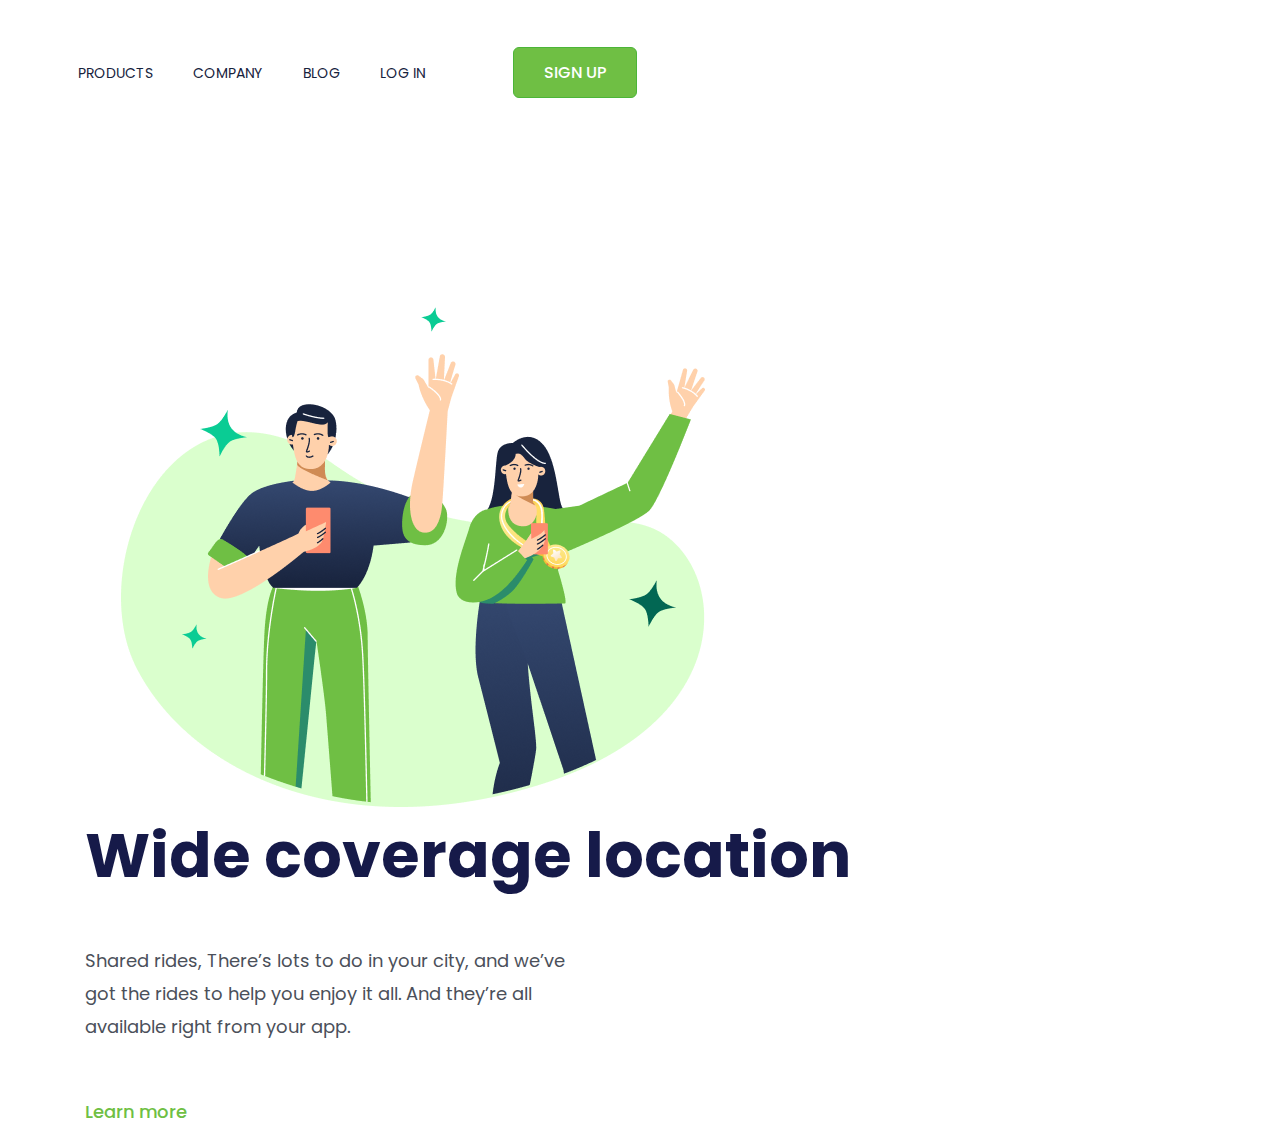
<file: index.html>
<!DOCTYPE html>
<html lang="pt-br">

<head>
    <meta charset="UTF-8">
    <meta http-equiv="X-UA-Compatible" content="IE=edge">
    <meta name="viewport" content="width=device-width, initial-scale=1.0">
    <link rel="preconnect" href="https://fonts.googleapis.com">
    <link rel="preconnect" href="https://fonts.gstatic.com" crossorigin>
    <link href="https://fonts.googleapis.com/css2?family=Poppins:wght@400;500;700&display=swap" rel="stylesheet">
    <title> WIDE COVERAGE </title>
    <link rel="stylesheet" href="./styles.css">
</head>

<body>
    <header>
        <a class="link-header"> PRODUCTS </a>
        <a class="link-header"> COMPANY </a>
        <a class="link-header"> BLOG </a>
        <a class="link-header"> LOG IN </a>
        <button class="button-link"> SIGN UP </button>

    </header>
    <main>

        <img src="./img/Wide-Coverage.png" alt=" Wide-Coverage" class=" logo-imagine">
        <div class="menu-principal">
            <h1> Wide coverage location</h1>
            <p> Shared rides, There’s lots to do in your city, and we’ve got the rides to help you enjoy it all. And
                they’re
                all
                available right from your app.</p>
            <a> Learn more </a>
        </div>

    </main>
</body>

</html>
</file>
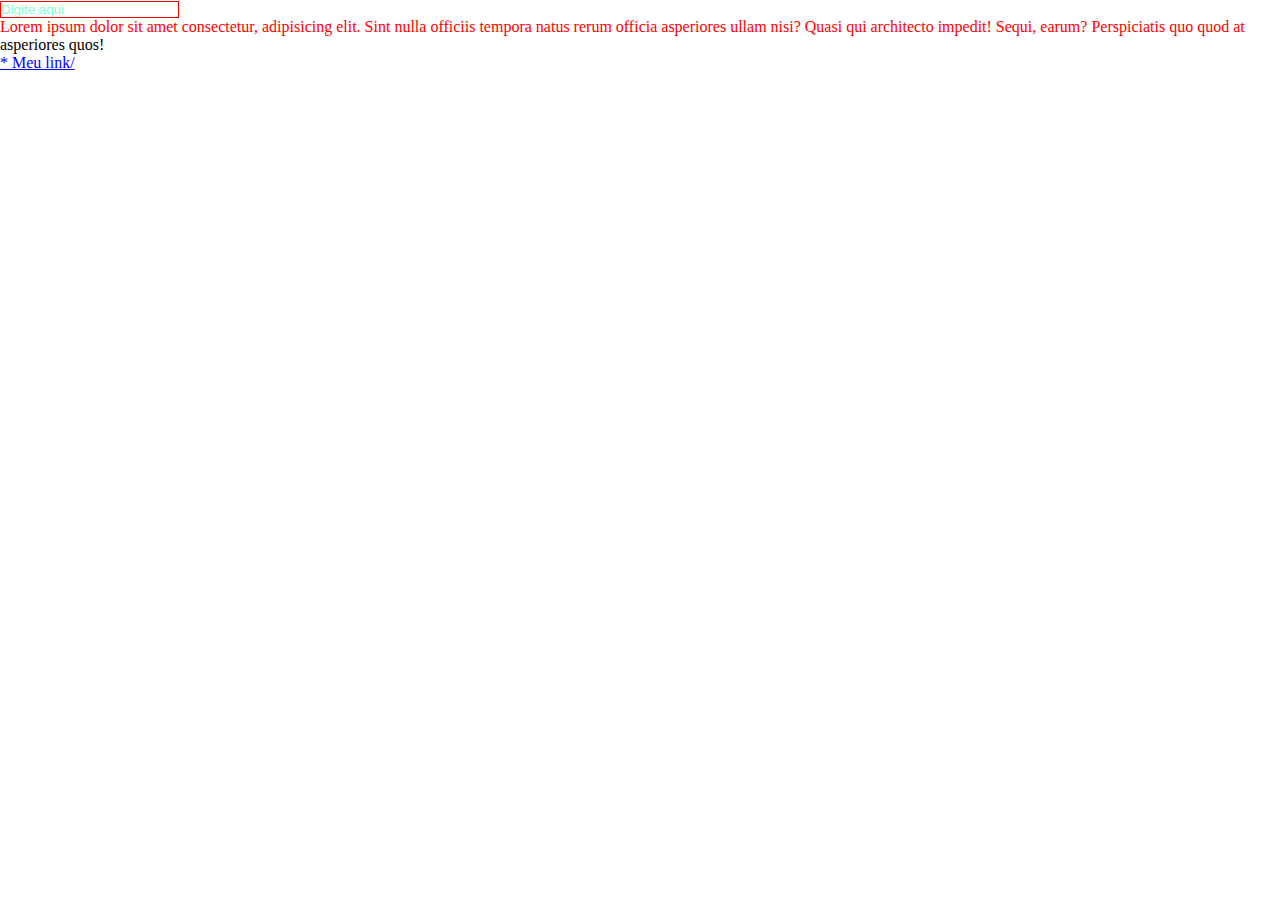
<file: teste/position/index.html>
<!DOCTYPE html>
<html lang="pt-br">

<head>
    <meta charset="UTF-8">
    <meta http-equiv="X-UA-Compatible" content="IE=edge">
    <meta name="viewport" content="width=device-width, initial-scale=1.0">
    <link rel="stylesheet" href="./styles.css">
    <title> Pseudo Elements </title>
</head>

<body>
    <input placeholder="Digite aqui">
    <p> Lorem ipsum dolor sit amet consectetur, adipisicing elit. Sint nulla officiis tempora natus rerum officia
        asperiores ullam nisi? Quasi qui architecto impedit! Sequi, earum? Perspiciatis quo quod at asperiores quos!
    </p>
    <a href="#"> Meu link</a>
</body>

</html>
</file>
<file: styles.css>
* {
    margin: 0;
    padding: 0;
    font-family: 'Poppins', sans-serif;
    box-sizing: border-box;

}

.logo-imagine {
    margin-left: 121px;
    display: inline-block;
}

header {
    margin: 47px 0 209.2px 42px;

}

.link-header {
    cursor: pointer;
    font-weight: 400;
    font-size: 14px;
    line-height: 21px;
    color: #17233D;
    margin-left: 36px;

}

.button-link {
    font-weight: 500;
    font-size: 16px;
    line-height: 24px;
    color: #FFFFFF;
    background: #6FBF44;
    border: 1px solid #4CB538;
    border-radius: 6px;
    Width: 124px;
    Height: 51px;
    cursor: pointer;
    margin-left: 84px;

}

.menu-principal {
    display: inline-block;
    margin-left: 84.98px;

}

h1 {
    font-weight: 700;
    font-size: 62px;
    line-height: 82px;
    color: #161A49;
}

p {
    font-weight: 400;
    font-size: 18px;
    line-height: 33px;
    color: #4B505A;
    Width: 493px;
    margin-top: 47px;
    margin-bottom: 55px;
}

a {
    font-weight: 500;
    font-size: 18px;
    line-height: 27px;
    color: #6FBF44;
    cursor: pointer;
}

@media screen and (max-width: 870px) {
    .menu-principal {
        display: block;
        width: 100%;
        height: 50%;
        padding: 0;
        margin: 0;
    }

    h1 {
        font-weight: 700;
        font-size: 30px;
        line-height: 30px;
        text-align: center;
        position: absolute;
        width: 278px;
        height: auto;
        margin: -40px 55px 29px 40px;
        ;
    }

    p {
        font-weight: 400;
        font-size: 18px;
        line-height: 33px;
        text-align: center;
        position: absolute;
        width: 304px;
        height: auto;
        margin-left: 20px;
        margin-right: 43px;
        margin-top: 35px;

    }

    .logo-imagine {
        display: block;
        position: absolute;
        margin: 264px 39px 45px 22px;
        Height: 269px;
        width: auto;

    }

    .link-header {
        display: none;
    }

    a {
        position: absolute;
        width: 113px;
        height: 27px;
        font-weight: 500;
        font-size: 18px;
        line-height: 27px;
        letter-spacing: 1px;
        margin: 215px 130px;
        
        
         
         
    }

    .button-link {
        position: absolute;
        height: 31px;
        width: 91px;
        left: 205px;
        top: 17px;
        right: 15px;
        border-radius: 6px;

    }


}
</file>
<file: teste/position/styles.css>
*{
    margin: 0;
    padding: 0;
    box-sizing: border-box;
    
}
input{
    border: 1px solid red;
    color:blue
}
input::placeholder{
    color: aquamarine
}

p::first-line{
    color:red;
}
a{
    color :blue
}
a::before{
    content:"*";
}

    a::after{
        content: "/";
    }
</file>
